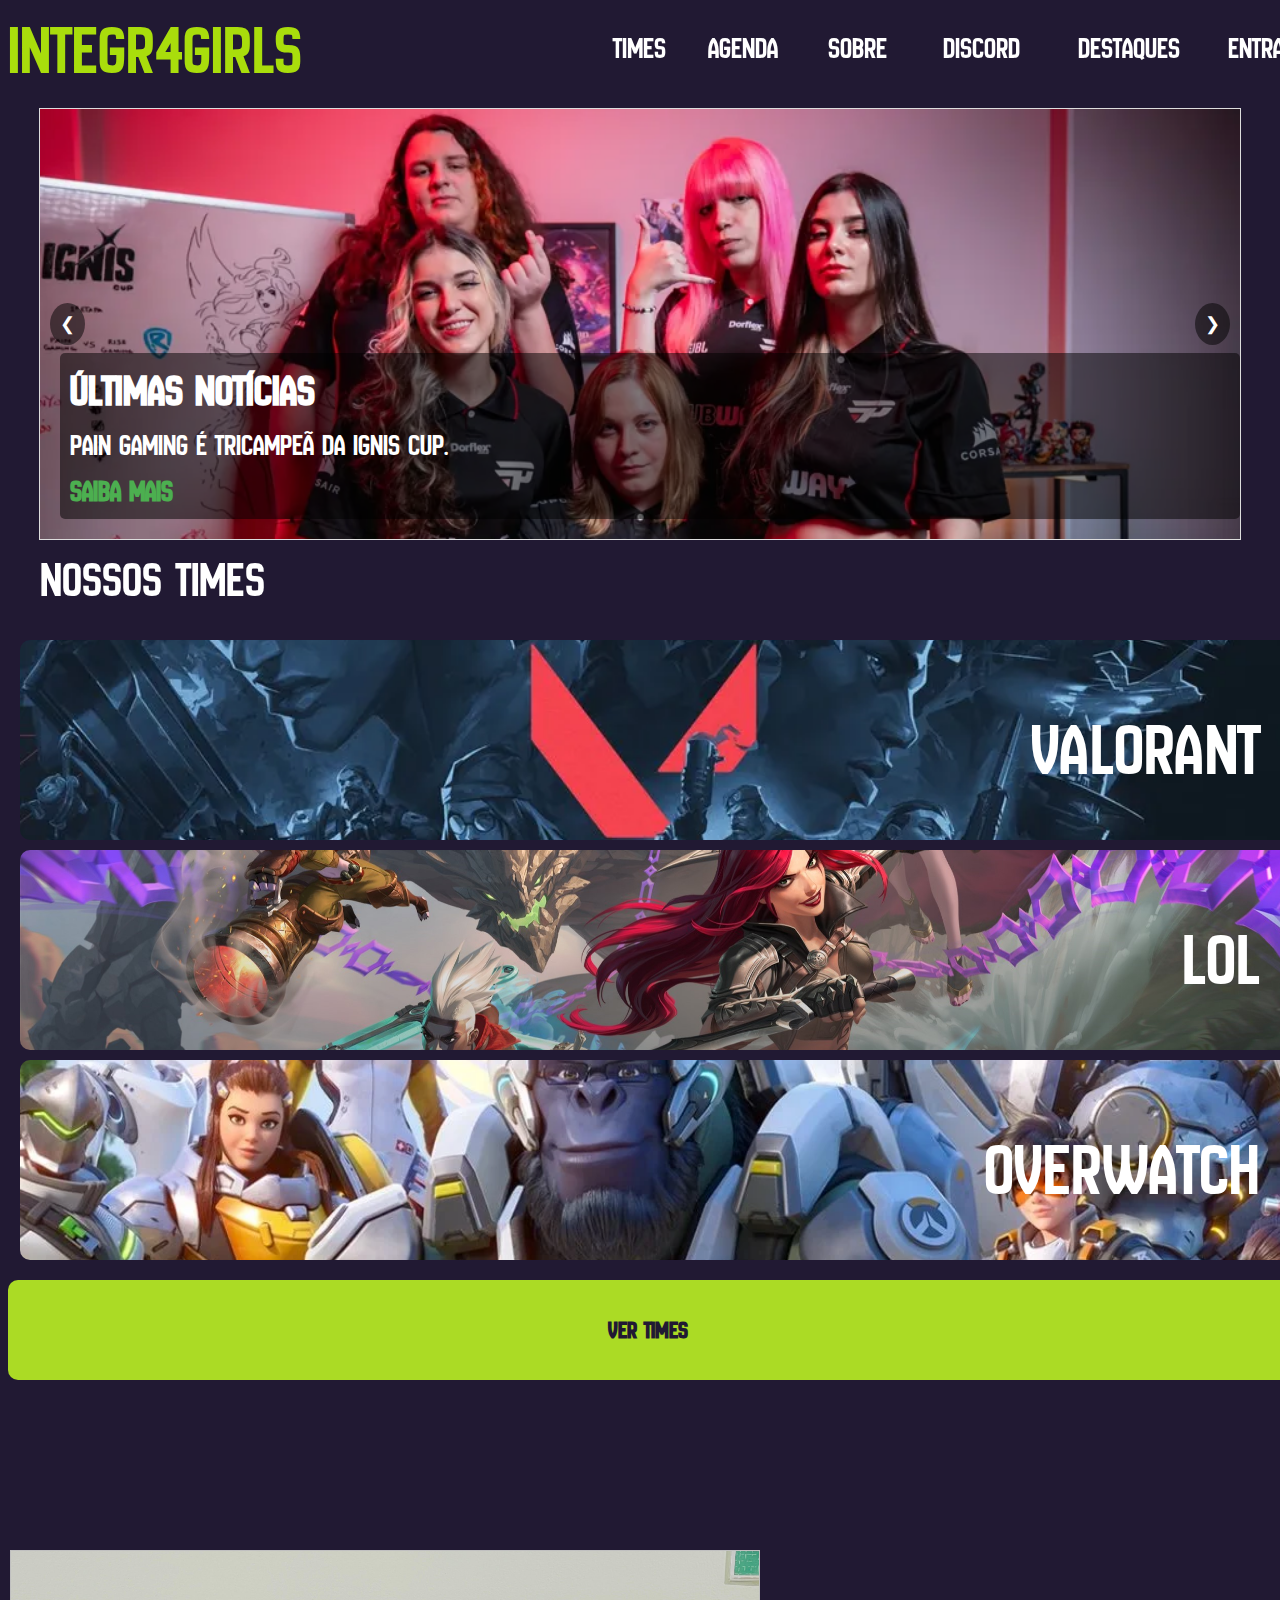
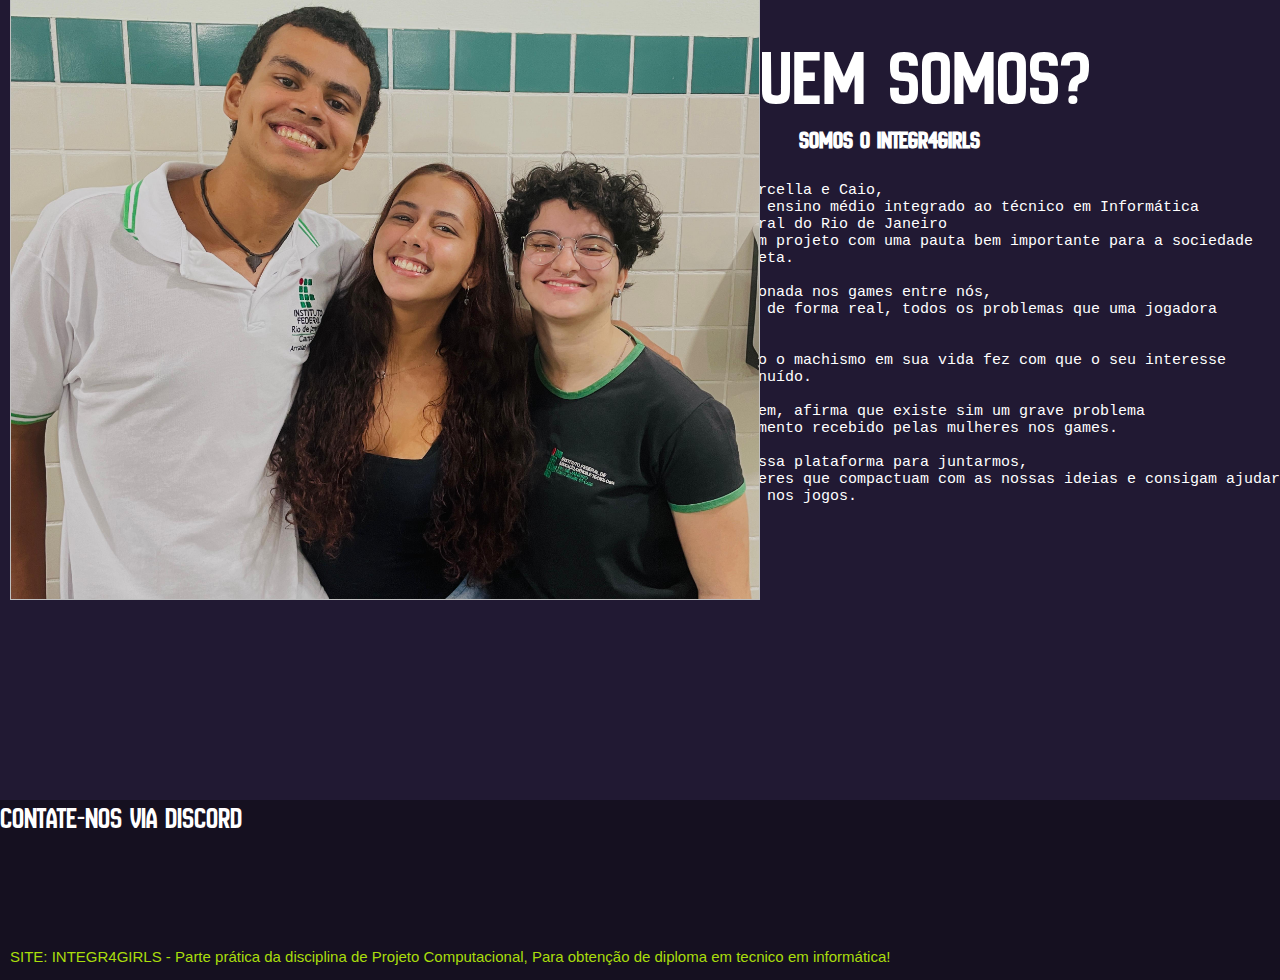
<file: index.html>
<!DOCTYPE html>
<html lang="pt-BR">
<head>  <link rel="stylesheet" type="text/css" href="cssindex.css"/>
    <link rel="stylesheet" type="text/css" href="carrossel.css"/>
    <meta charset="UTF-8">
    <meta name="viewport" content="width=device-width, initial-scale=1.0">
    <title>INTEGR4GIRLS</title>

    <link rel="preconnect" href="https://fonts.googleapis.com">
    <link rel="preconnect" href="https://fonts.gstatic.com" crossorigin>
    <link href="https://fonts.googleapis.com/css2?family=New+Amsterdam&display=swap" rel="stylesheet">
    


</head>

<body style="font-size: 30px;background-color: rgb(33, 25, 51); font-family: New Amsterdam, sans-serif; color: #a9dd0c;">


<nav> 

    <div class="menu">
    <ul style="list-style-type: none; width: 100%;">
        <li id="mensageminicial" style="font-size: 70px;"><a href="index.html" style="color: #a9dd0c;;"> INTEGR4GIRLS</li></a>
        <li class="menu" style="position: absolute; left: 585px; top: 2px;"><a href="#nossostimes"> TIMES </li></a>
        <li class="menu" style="position: absolute; left: 680px; top: 2px;"><a href="calendario.html"> AGENDA </li></a>
        <li class="menu" style="position: absolute; left: 800px; top: 2px;"><a href="#quemsomos2"> SOBRE </li></a>
        <li class="menu" style="position: absolute; left: 915px; top: 2px;"><a href="login.php"> DISCORD</li></a>
        <li class="menu" style="position: absolute; left: 1050px; top: 2px;"><a href="destaques.html"> DESTAQUES </li></a>
        <li class="menu" style="position: absolute; left: 1200px; top: 2px;"><a href="login.php"> ENTRAR </li></a></div>
</nav>    

<div class="carousel">
    <div class="carousel-slide">
        <img src="timePain.jpg" alt="Imagem 1">
        <div class="carousel-text">
            <h2>ÚLTIMAS NOTÍCIAS</h2>
                <p>Pain Gaming é tricampeã da Ignis Cup.</p>
            <a href="https://br.ign.com/esports/124403/news/pain-gaming-e-tricampea-da-ignis-cup-apos-derrotar-rise-gaming-por-3-a-1." target="_blank">Saiba mais</a>
        </div>
    </div>
    <div class="carousel-slide">
        <img src="olga.jpg" alt="Imagem 2">
        <div class="carousel-text">
            <h2>MULHERES em destaque</h2>
            <p>conheça mais jogadoras profissionais.</p>
            <a href="destaques.html" target="_blank">Saiba mais</a>
        </div>
    </div>
    <div class="carousel-slide">
        <img src="torneios.jpg" alt="Imagem 3">
        <div class="carousel-text">
            <h2>eventos</h2>
            <p>fique por dentro das competições online.</p>
            <a href="calendario.html" target="_blank">Saiba mais</a>
        </div>
    </div>
    <!-- Botões de navegação -->
    <button class="prev">&#10094;</button>
    <button class="next">&#10095;</button>
</div>


<script type="text/javascript" src="script.js"></script>





        <p id="nossostimes" style="top: 500px;"> NOSSOS TIMES </p> 
        <div id="TAGtimes1"> <ul> <li class="times"><a href="login.php"> VALORANT </li></a> </ul></div>
        <div id="TAGtimes2"> <ul> <li class="times"><a href="login.php"> LOL </li></a> </ul></div>
        <div id="TAGtimes3"> <ul> <li class="times"><a href="login.php"> OVERWATCH </li></a> </ul></div></div>
        <a href="times.html"> <div id="times"> <ul><li class="time"> <b>VER TIMES</b> </li></ul> </div> </a>

        <p id="quemsomos2" style="position: absolute; top: 1550px; right: 190px;"> QUEM SOMOS? </p>
        <p class="quemsomos" style="font-size: 25px; top: 1700px; right: 300px;"><strong> SOMOS O INTEGR4GIRLS </strong></p>
        <p class="quemsomos" style="font-size: 15px; position: absolute; top: 1750px; right: 0px; font-family: monospace;">
                    <br>
                    Olá, nós, Lívia, Marcella e Caio,<br> somos estudantes do ensino médio integrado ao técnico em Informática<br>pelo Instituto Federal do Rio de Janeiro<br> e buscamos trazer um projeto com uma pauta bem importante para a sociedade<br> e que também nos afeta.<br><br> Lívia, a mais apaixonada nos games entre nós,<br> consegue expressar, de forma real, todos os problemas que uma jogadora<br>passa nesse lugar.<br><br> Marcella fala quanto o machismo em sua vida fez com que o seu interesse<br> em jogos fosse diminuído.<br><br> E Caio, como um homem, afirma que existe sim um grave problema<br> em relação ao tratamento recebido pelas mulheres nos games.<br> <br> Então, projetamos essa plataforma para juntarmos,<br> principalmente mulheres que compactuam com as nossas ideias e consigam ajudar<br> e mudar a realidade nos jogos.<br></p>
        <img class="imagemquemsomos" style="background-image: url(nois.jpg);">
    
        <div style="position: absolute; top: 2400px; left: 0px; width: 100%; height: 20%; background-color: rgb(21, 16, 32); padding: 0px;"> 
            <p style="position: absolute; bottom: 0px; left: 10px; font-family: Arial; font-size: 15px;">  SITE: INTEGR4GIRLS - Parte prática da disciplina de Projeto Computacional, Para obtenção de diploma em tecnico em 
            informática!</p><a href="login.php"> Contate-nos via DISCORD</a> </div>
</file>
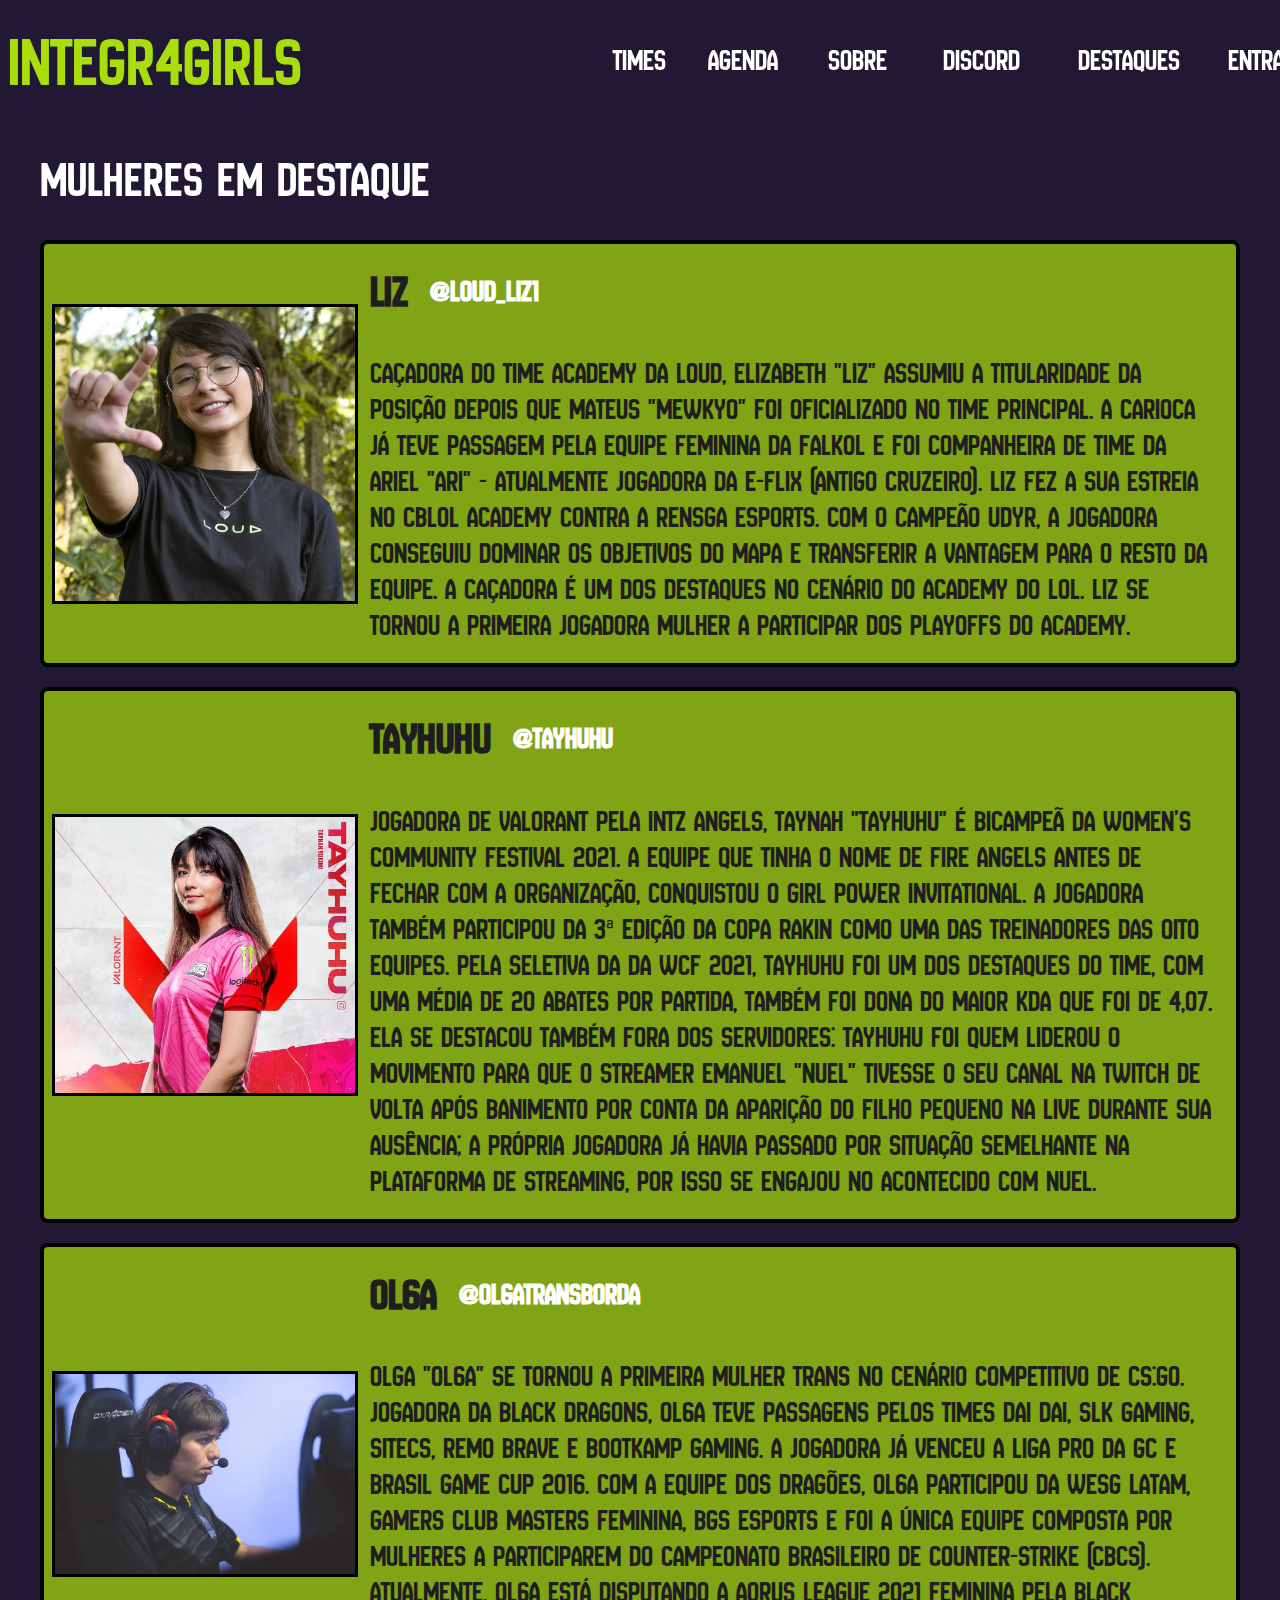
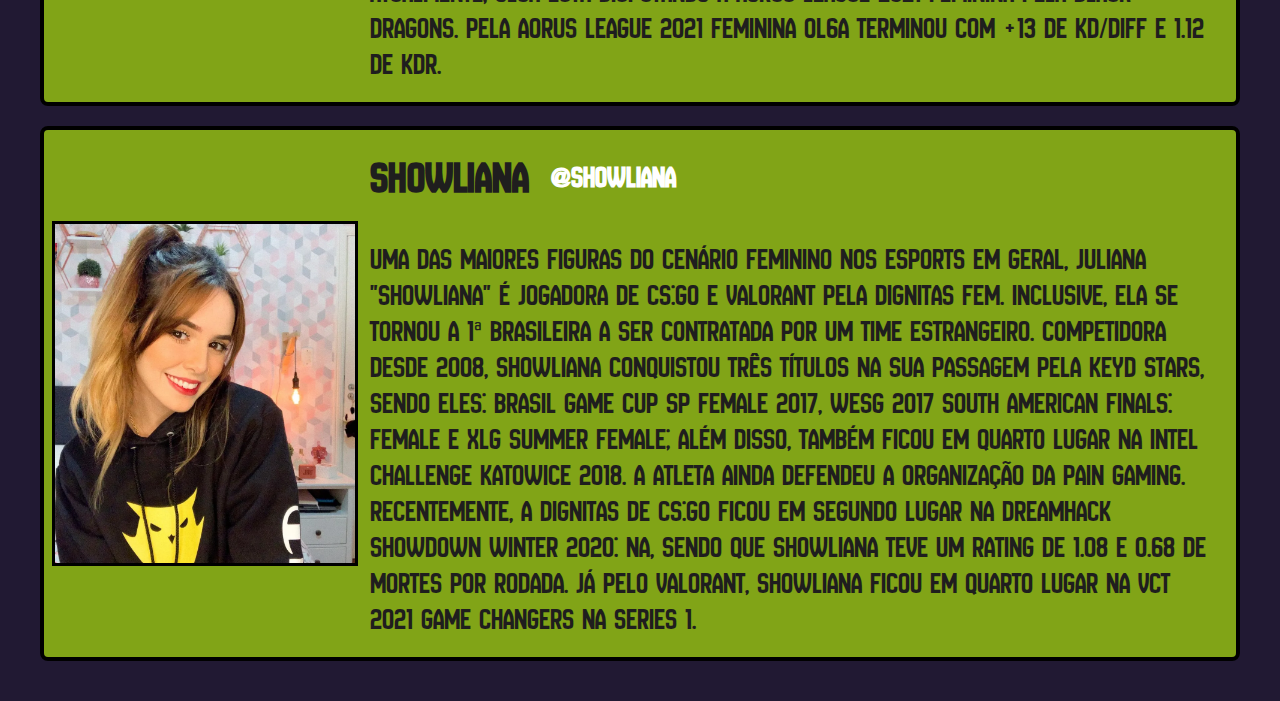
<file: destaques.html>
<!DOCTYPE html>
<html lang="pt-BR">
<head>  <link rel="stylesheet" type="text/css" href="cssindex.css"/>
    <link rel="stylesheet" type="text/css" href="cssdestaques.css"/>
    <meta charset="UTF-8">
    <meta name="viewport" content="width=device-width, initial-scale=1.0">
    <title>DESTAQUES</title>

    <link rel="preconnect" href="https://fonts.googleapis.com">
    <link rel="preconnect" href="https://fonts.gstatic.com" crossorigin>
    <link href="https://fonts.googleapis.com/css2?family=New+Amsterdam&display=swap" rel="stylesheet">
    


</head>

<body style="font-size: 30px;background-color: rgb(33, 25, 51); font-family: New Amsterdam, sans-serif; color: #a9dd0c;">

<nav> 
    <div class="menu">
    <ul style="list-style-type: none; width: 100%;">
        <li id="mensageminicial" style="font-size: 70px;"><a href="index.html" style="color: #a9dd0c;;"> INTEGR4GIRLS</li></a>
        <li class="menu" style="position: absolute; left: 585px; top: 2px;"><a href="index.html#nossostimes"> TIMES </li></a>
        <li class="menu" style="position: absolute; left: 680px; top: 2px;"><a href="calendario.html"> AGENDA </li></a>
        <li class="menu" style="position: absolute; left: 800px; top: 2px;"><a href="index.html#quemsomos2"> SOBRE </li></a>
        <li class="menu" style="position: absolute; left: 915px; top: 2px;"><a href="login.php"> DISCORD </li></a>
        <li class="menu" style="position: absolute; left: 1050px; top: 2px;"><a href="destaques.html"> DESTAQUES </li></a>
        <li class="menu" style="position: absolute; left: 1200px; top: 2px;"><a href="login.php"> ENTRAR </li></a></div>
</nav>

<p id="nossostimes" style="top: 150px;"> MULHERES EM DESTAQUE </p> 

<div class="bloco">
    <section class="highlight">
        <img src="loud-liz.jpg" alt="Liz">
        <div class="info">
            <h2>Liz <a href="https://www.instagram.com/loud_liz1/" target="_blank" style="font-size: 30px; position: relative; left: 10px; bottom: 5px; "> @loud_liz1 </a> </h2>
            <p>Caçadora do time Academy da LOUD, Elizabeth "Liz" assumiu a titularidade da posição depois que Mateus "Mewkyo" foi oficializado no time principal. A carioca já teve passagem pela equipe feminina da Falkol e foi companheira de time da Ariel "Ari" - atualmente jogadora da E-Flix (antigo Cruzeiro). Liz fez a sua estreia no CBLoL Academy contra a Rensga Esports. Com o campeão Udyr, a jogadora conseguiu dominar os objetivos do mapa e transferir a vantagem para o resto da equipe. A caçadora é um dos destaques no cenário do Academy do LoL. Liz se tornou a primeira jogadora mulher a participar dos playoffs do Academy.</p>
        </div>
    </section>
    <section class="highlight">
        <img src="tay.jpg" alt="Tayhuhu">
        <div class="info">
            <h2>Tayhuhu <a href="https://www.instagram.com/tayhuhu/" target="_blank" style="font-size: 30px; position: relative; left: 10px; bottom: 5px; "> @tayhuhu </a></h2>
            <p> Jogadora de Valorant pela INTZ Angels, Taynah "Tayhuhu" é bicampeã da Women’s Community Festival 2021. A equipe que tinha o nome de Fire Angels antes de fechar com a organização, conquistou o Girl Power Invitational. A jogadora também participou da 3ª edição da Copa Rakin como uma das treinadores das oito equipes. Pela seletiva da da WCF 2021, Tayhuhu foi um dos destaques do time, com uma média de 20 abates por partida, também foi dona do maior KDA que foi de 4,07. Ela se destacou também fora dos servidores: Tayhuhu foi quem liderou o movimento para que o streamer Emanuel "Nuel" tivesse o seu canal na Twitch de volta após banimento por conta da aparição do filho pequeno na live durante sua ausência; a própria jogadora já havia passado por situação semelhante na plataforma de streaming, por isso se engajou no acontecido com Nuel. </p>
    </section>

    <section class="highlight">
        <img src="olga.jpg" alt="Olga">
        <div class="info">
            <h2>OL6A <a href="https://www.instagram.com/olgatransborda/" target="_blank" style="font-size: 30px; position: relative; left: 10px; bottom: 5px; "> @olgatransborda</a></h2>
            <p> Olga "OL6A" se tornou a primeira mulher trans no cenário competitivo de CS:GO. Jogadora da Black Dragons, OL6A teve passagens pelos times Dai Dai, SLK Gaming, SiteCs, Remo Brave e Bootkamp Gaming. A jogadora já venceu a Liga Pro da GC e Brasil Game Cup 2016. Com a equipe dos dragões, OL6A participou da WESG LATAM, Gamers Club Masters Feminina, BGS Esports e foi a única equipe composta por mulheres a participarem do Campeonato Brasileiro de Counter-Strike (CBCS). Atualmente, OL6A está disputando a AORUS League 2021 Feminina pela Black Dragons. Pela AORUS League 2021 Feminina OL6A terminou com +13 de KD/Diff e 1.12 de KDR.</p>
    </section>

    <section class="highlight">
        <img src="juliana.jpg" alt="Juliana">
        <div class="info">
            <h2>Showliana <a href="https://www.instagram.com/showliana/" target="_blank" style="font-size: 30px; position: relative; left: 10px; bottom: 5px; "> @showliana</a></h2>
            <p> Uma das maiores figuras do cenário feminino nos eSports em geral, Juliana "showliana" é jogadora de CS:GO e Valorant pela Dignitas FEM. Inclusive, ela se tornou a 1ª brasileira a ser contratada por um time estrangeiro. Competidora desde 2008, showliana conquistou três títulos na sua passagem pela Keyd Stars, sendo eles: Brasil Game Cup SP Female 2017, WESG 2017 South American Finals: Female e XLG Summer Female; além disso, também ficou em quarto lugar na Intel Challenge Katowice 2018. A atleta ainda defendeu a organização da paiN Gaming. Recentemente, a Dignitas de CS:GO ficou em segundo lugar na DreamHack Showdown Winter 2020: NA, sendo que showliana teve um rating de 1.08 e 0.68 de mortes por rodada. Já pelo Valorant, showliana ficou em quarto lugar na VCT 2021 Game Changers NA Series 1.</p>
    </section>
   
</div>

</body>
</html>
</file>
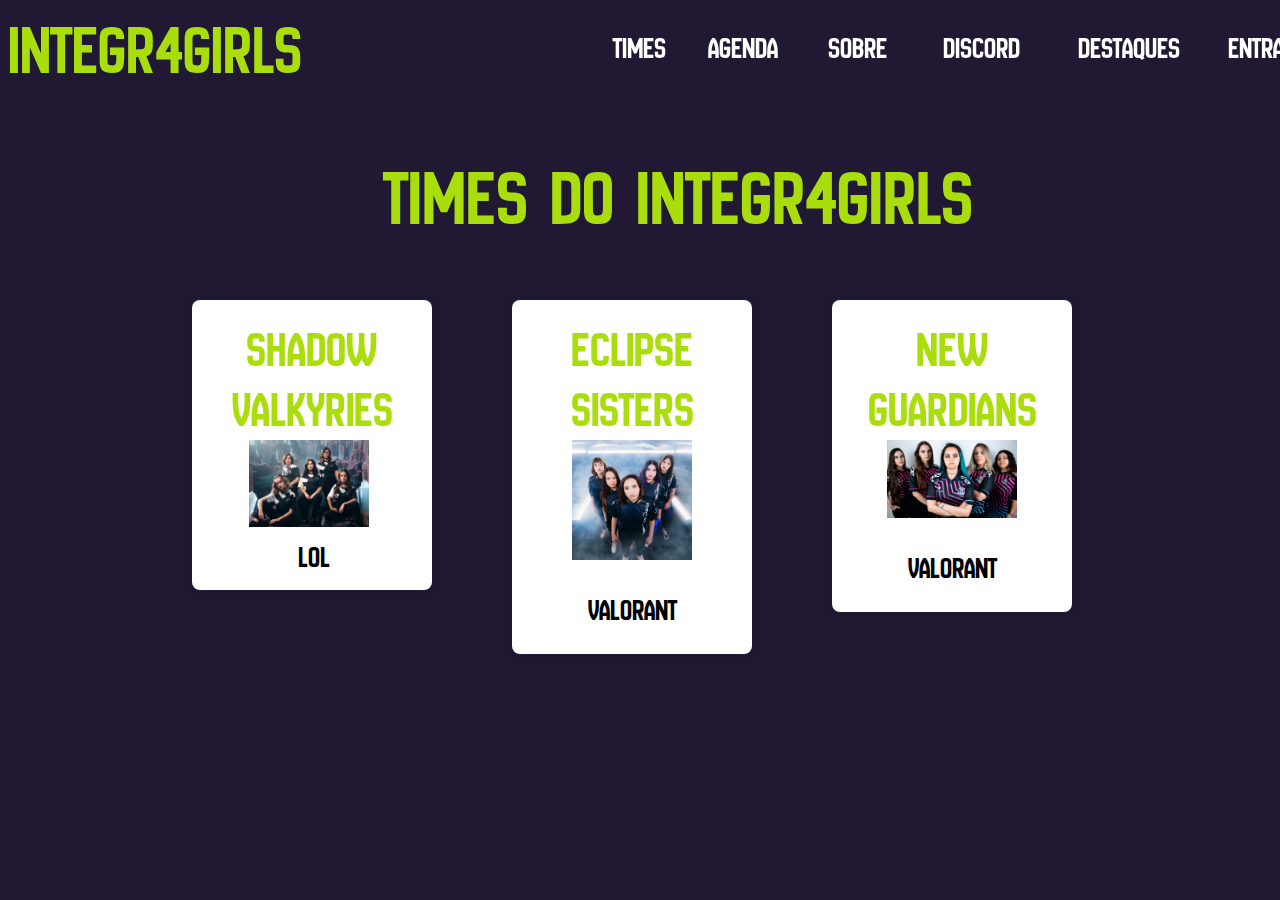
<file: times.html>
<!DOCTYPE html>
<html lang="pt-BR">
<head>
    <link rel="stylesheet" type="text/css" href="csstimes.css"/>
    <meta charset="UTF-8">
    <meta name="viewport" content="width=device-width, initial-scale=1.0">

    <link rel="preconnect" href="https://fonts.googleapis.com">
    <link rel="preconnect" href="https://fonts.gstatic.com" crossorigin>
    <link href="https://fonts.googleapis.com/css2?family=New+Amsterdam&display=swap" rel="stylesheet">
    <title>TIMES</title>
    
</head>
<body style="font-size: 30px;background-color: rgb(33, 25, 51);color: #a9dd0c; font-family: New Amsterdam, sans-serif;">
    <nav> 

        <div class="menu">
        <ul style="list-style-type: none; width: 100%;">
            <li id="mensageminicial" style="font-size: 70px;"><a href="index.html" style="color: #a9dd0c;;"> INTEGR4GIRLS</li></a>
            <li class="menu" style="position: absolute; left: 585px; top: 2px;"><a href="index.html#nossostimes"> TIMES </li></a>
            <li class="menu" style="position: absolute; left: 680px; top: 2px;"><a href="calendario.html"> AGENDA </li></a>
            <li class="menu" style="position: absolute; left: 800px; top: 2px;"><a href="index.html#quemsomos2"> SOBRE </li></a>
            <li class="menu" style="position: absolute; left: 915px; top: 2px;"><a href="login.php"> DISCORD</li></a>
            <li class="menu" style="position: absolute; left: 1050px; top: 2px;"><a href="destaques.html"> DESTAQUES </li></a>
            <li class="menu" style="position: absolute; left: 1200px; top: 2px;"><a href="login.php"> ENTRAR </li></a></div>
    </nav>    

    <p style="position:absolute; top: 70px; font-size: 80px;left: 30%;">TIMES DO INTEGR4GIRLS</p>

    <div class="login-container" style="position: absolute; top: 300px; text-decoration: none; height: 250px;">
        <label for="texto"> Shadow Valkyries</label>
        <img src="timelol.jpg" alt="" style="width: 60%; position: relative; left: 20px;">
        <label for="texto" style="color: black; font-size: 30px; position: relative;top: 40px; right: 65px;"> LOL </label>
    </div>

    <div class="login-container" style="position: absolute; top: 300px; left: 40%; text-decoration: none;">
        <label for="texto"> Eclipse Sisters </label> 
        <img src="timeval1.webp" alt="" style="width: 60%;">
        <label for="texto" style="color: black; font-size: 30px;"> Valorant </label>
    </div>

    <div class="login-container" style="position: absolute; top: 300px;left: 65%; text-decoration: none;">
        <label for="texto"> New Guardians</label>
        <img src="timeval2.jpg" alt="" style="width: 65%;">
        <label for="texto" style="color: black; font-size: 30px;"> Valorant </label>
    </div>


    
        
</body>
</html>
</file>
<file: cssindex.css>
body{
    font-size: 20px;
    background-color: rgb(33, 25, 51); 
    font-family:monospace; 
    color: #a9dd0c;}

    ul{
        margin:0;
        padding: 0;
        width: 100%;}
    a{
        text-decoration: none;
        color: white;}

        .carousel {
            position: relative;
            top: 100px;
            width: 100%;
            max-width: 1100px;
            height: 430px;
            margin: auto;
            overflow: hidden;
        }

        .carousel-images {
            display: flex;
            transition: transform 0.5s ease-in-out;
        }

        .carousel-images img {
            width: 1100px;
            height: auto;
            flex-shrink: 0;
        }

        .carousel-button {
            position: absolute;
            top: 50%;
            width: 30px;
            height: 30px;
            background-color: rgba(0,0,0,0.5);
            color: white;
            border: none;
            cursor: pointer;
            font-size: 18px;
            transform: translateY(-50%);
            z-index: 10;
        }

        .carousel-button.prev {
            left: 10px;
        }

        .carousel-button.next {
            right: 10px;
        }    

        .carousel-text {
            position: absolute;
            bottom: 20px;
            left: 20px;
            background-color: rgba(0, 0, 0, 0.5);
            color: white;
            padding: 10px;
            border-radius: 5px;
            width: calc(100% - 40px); /* Ajusta a largura do texto para não ultrapassar as bordas */
        }
        
        .carousel-text h2 {
            margin: 0;
        }
        
        .carousel-text p {
            margin: 0;
        }


    
    nav{
        position: fixed;
        z-index: 5000;
    }
    

    .mensageminicial:hover{

        background-color: rgba(0, 0, 0, 0);

       
    }
    
    a.time3{
        text-decoration: none;
        left: 80px;}
    li.menu{
        float: left;
        padding: 20px;
        list-style: none;}
    li.times{
        position: absolute;
        top: 45px; right: 40px;
        font-size: 75px;
        float: right;
        padding: 20px;
        list-style: none;}
    li.time{
        position: absolute;
        top: 15px; left: 580px;
        font-size: 25px;
        float: right;
        padding: 20px;
        list-style: none;}
    li.time2{
        position: absolute;
        top: 15px;
        font-size: 25px;
        float: right;
        padding: 20px;
        list-style: none;}

    
    div.menu{
        top: 0px;
        left: 0px;
        width: 800px;
        position: absolute;}
    P.acesse{
        display: block;
        text-align: center;
        position: relative;
        top: 10000px;
        color: #a9dd0c;
        border-bottom: 5px solid #a9dd0c;
        text-shadow: 1px 1px 1px #a9dd0c;}

    #quemsomos2{
        position: absolute;
        top: 1580px; right: 80px;
        font-size: 80px;
        color: white;} 

    p.quemsomos {
        position: absolute;
        top: 1580px; right: 0px;
        font-size: 80px;
        color: white;}
   
    .imagemquemsomos{
        position: absolute;
        top: 1550px; left: 10px;
        height: 650px; width: 750px;
        background-size: cover;
        background-image: url(nois.jpg);}
    

 
    p.titulo {
        position: absolute; 
        left: 40px; top: 2300px; 
        color: white; font-size: 50px;}



    #nossostimes{
        position: absolute; 
        left: 40px; top: 2300px; 
        color: white; font-size: 50px;}

    td:hover{
        
        background-color: #a9dd0c;        
        transition: 0.5s;}
    li.menu:hover{
        background-color: #a9dd0c;
        border-radius: 15px;
        transition: 0.2s;
        transition: 0.3s;
        box-shadow: 5px 5px 10px rgba(0, 0, 0, 0.5);}
    .times:hover{
        background-color: rgba(255, 255, 255, 0.253);
        border-radius: 15px;
        transition: 0.2s;
        transition: 0.3s;
        box-shadow: 5px 5px 10px rgba(0, 0, 0, 0.5);}
  
    #times:hover{
        color:  #a9dd0c;
        background-color: rgb(33, 25, 51);
        transition: 0.2s;
        transition-timing-function: linear;
        animation-direction: right;}
    #times2:hover{
        color:   #a9dd0c;
        background-color: rgb(33, 25, 51);
        transition: 0.2s;
        transition-timing-function: linear;
        animation-direction: right;}


        
        #TAG2{
        position:absolute;
        top:0px; left:0px;
        width:1349px; height:500px;
        background-image: url(fundosite.jpg);
        background-size: cover;
        background-position: center;}
        #TAGmenufixado {
        position: fixed;
        top: 0;
        z-index: 99999;}


    
        #TAGtimes1{
        position:absolute;
        top:640px; left:20px;
        width:1300px; height:200px;
        border-radius: 10px;
        background-size: cover;
        background-image: url(valorant2.jpg);
        background-position: center;
        transition: width 0.5s;
        text-align: center;}
        #TAGtimes2{
        position:absolute;
        top:850px; left:20px;
        width:1300px; height:200px;
        border-radius: 10px;
        background-size: cover;
        background-image: url(lol2.jpg);
        background-position: center;
        transition: width 0.5s;}
        #TAGtimes3{
        position:absolute;
        top:1060px; left:20px;
        width:1300px; height:200px;
        border-radius: 10px;
        background-size: cover;
        background-image: url(overwatch.jpg);
        background-position: center;
        transition: width 0.5s;}
        #times{
        position: absolute;
        top: 1280px; left: 450;
        width: 1300px; height: 100px;
        text-align: center;
        border-radius: 10px;
        color: rgb(33, 25, 51);
        background-color: #abdb25;
        text-align: center;}
        #times2{
            position: absolute;
            top: 2100px; left: 900px;
            width: 250px; height: 100px;
            text-align: center;
            border-radius: 10px;
            color: rgb(33, 25, 51);
            background-color: #a9dd0c;
            text-align: center;}
</file>
<file: carrossel.css>
.carousel {
    position: relative;
    width: 100%;
    max-width: 1200px;
    margin: auto;
    overflow: hidden;
    border: 1px solid #ddd;
}

.carousel-slide {
    position: absolute;
    top: 0;
    left: 0;
    width: 100%;
    height: 100%;
    opacity: 0;
    transition: opacity 0.5s ease-in-out;
}

.carousel-slide img {
    width: 100%;
    height: auto;
    display: block;
}

.carousel-text {
    position: absolute;
    bottom: 20px;
    left: 20px;
    background-color: rgba(0, 0, 0, 0.5);
    color: white;
    padding: 10px;
    border-radius: 5px;
    width: calc(100% - 40px); /* Ajusta a largura do texto para não ultrapassar as bordas */
    z-index: 10; /* Garante que o texto esteja acima da imagem */
}

.carousel-text h2 {
    margin: 0 0 10px 0;
}

.carousel-text p {
    margin: 0 0 10px 0;
}

.carousel-text a {
    color: #4CAF50;
    text-decoration: none;
    font-weight: bold;
}

.carousel-text a:hover {
    text-decoration: underline;
}

/* Botões de navegação */
button {
    position: absolute;
    top: 50%;
    transform: translateY(-50%);
    background-color: rgba(0, 0, 0, 0.5);
    color: white;
    border: none;
    padding: 10px;
    cursor: pointer;
    font-size: 18px;
    border-radius: 50%;
    z-index: 1000; /* Garante que os botões estejam acima dos slides e do texto */
}

button.prev {
    left: 10px;
}

button.next {
    right: 10px;
}
</file>
<file: cssdestaques.css>
/* Estilos básicos para a página */


.bloco {
    max-width: 1200px;
    margin: 20px auto;
    padding: 20px;
    position: relative;
    top: 200px;
}

.highlight {
    display: flex;
    align-items: center;
    background-color: #a9dd0cb5;
    border: 4px solid #000000;
    border-radius: 8px;
    margin-bottom: 20px;
    overflow: hidden;
}

.highlight img {
    max-width: 300px;
    height: auto;
    border: 3px solid #000000;
    position: relative;
    left: 8px;
}

.info {
    padding: 20px;
    color: rgb(31, 30, 30);
}

h2 {
    margin-top: 0;
}

p {
    margin: 0;
}
</file>
<file: csstimes.css>
.login-container {
    position: relative;
    left: 15%;
    background-color: #fff;
    padding: 20px;
    border-radius: 8px;
    box-shadow: 0 0 10px rgba(0, 0, 0, 0.1);
    width: 200px;
    text-align: center;
    font-family: New Amsterdam, sans-serif;
    font-size: 50px;}

.login-container h1 {
    margin-bottom: 20px;
    color: #333;
}
.login-container input {
    width: calc(100% - 20px);
    padding: 10px;
    margin-bottom: 10px;
    border: 1px solid #ddd;
    border-radius: 4px;
    font-family: New Amsterdam, sans-serif;
}
.login-container button {
    width: 100%;
    padding: 10px;
    background-color: #a9dd0c;
    border: none;
    border-radius: 4px;
    color: #fff;
    font-size: 20px;
    font-family: New Amsterdam, sans-serif;
    
    cursor: pointer;
}
.login-container button:hover {
    background-color: #000000;
    color: #a9dd0c;
}
.login-container a {
    display: block;
    margin-top: 10px;
    color: #007BFF;
    text-decoration: none;
}
.login-container a:hover {
    text-decoration: underline;
}


body{
    font-size: 20px;
    background-color: rgb(33, 25, 51); 
    color: #a9dd0c;
    align-items: center;
}

    ul{
        margin:0;
        padding: 0;}
    a{
        text-decoration: none;
        color: white;}

        nav{
            position: fixed;
            z-index: 5000;
        }        


        li.menu{
            float: left;
            padding: 20px;
            list-style: none;
            font-family: New Amsterdam, sans-serif;}
     

        
        div.menu{
            top: 0px;
            left: 0px;
            width: 800px;
            position: absolute;}
    

                li.menu{
                    float: left;
                    padding: 20px;
                    list-style: none;
                    font-family: New Amsterdam, sans-serif;}        

                    ul{
                        margin:0;
                        padding: 0;}
                    a{
                        text-decoration: none;
                        color: white;}


                        p.titulo {
                            position: absolute; 
                            left: 40px; top: 2300px; 
                            color: white; font-size: 50px;}


                            li.menu:hover{
                                background-color: #a9dd0c;
                                border-radius: 15px;
                                transition: 0.2s;
                                transition: 0.3s;
                                box-shadow: 5px 5px 10px rgba(0, 0, 0, 0.5);}
                            


                                #mensageminicial{
                                    
                                    font-family: New Amsterdam, sans-serif
                                    
                                }
                                .mensageminicial:hover{

                                    background-color: rgba(0, 0, 0, 0);
                    
                                   
                                }
</file>
